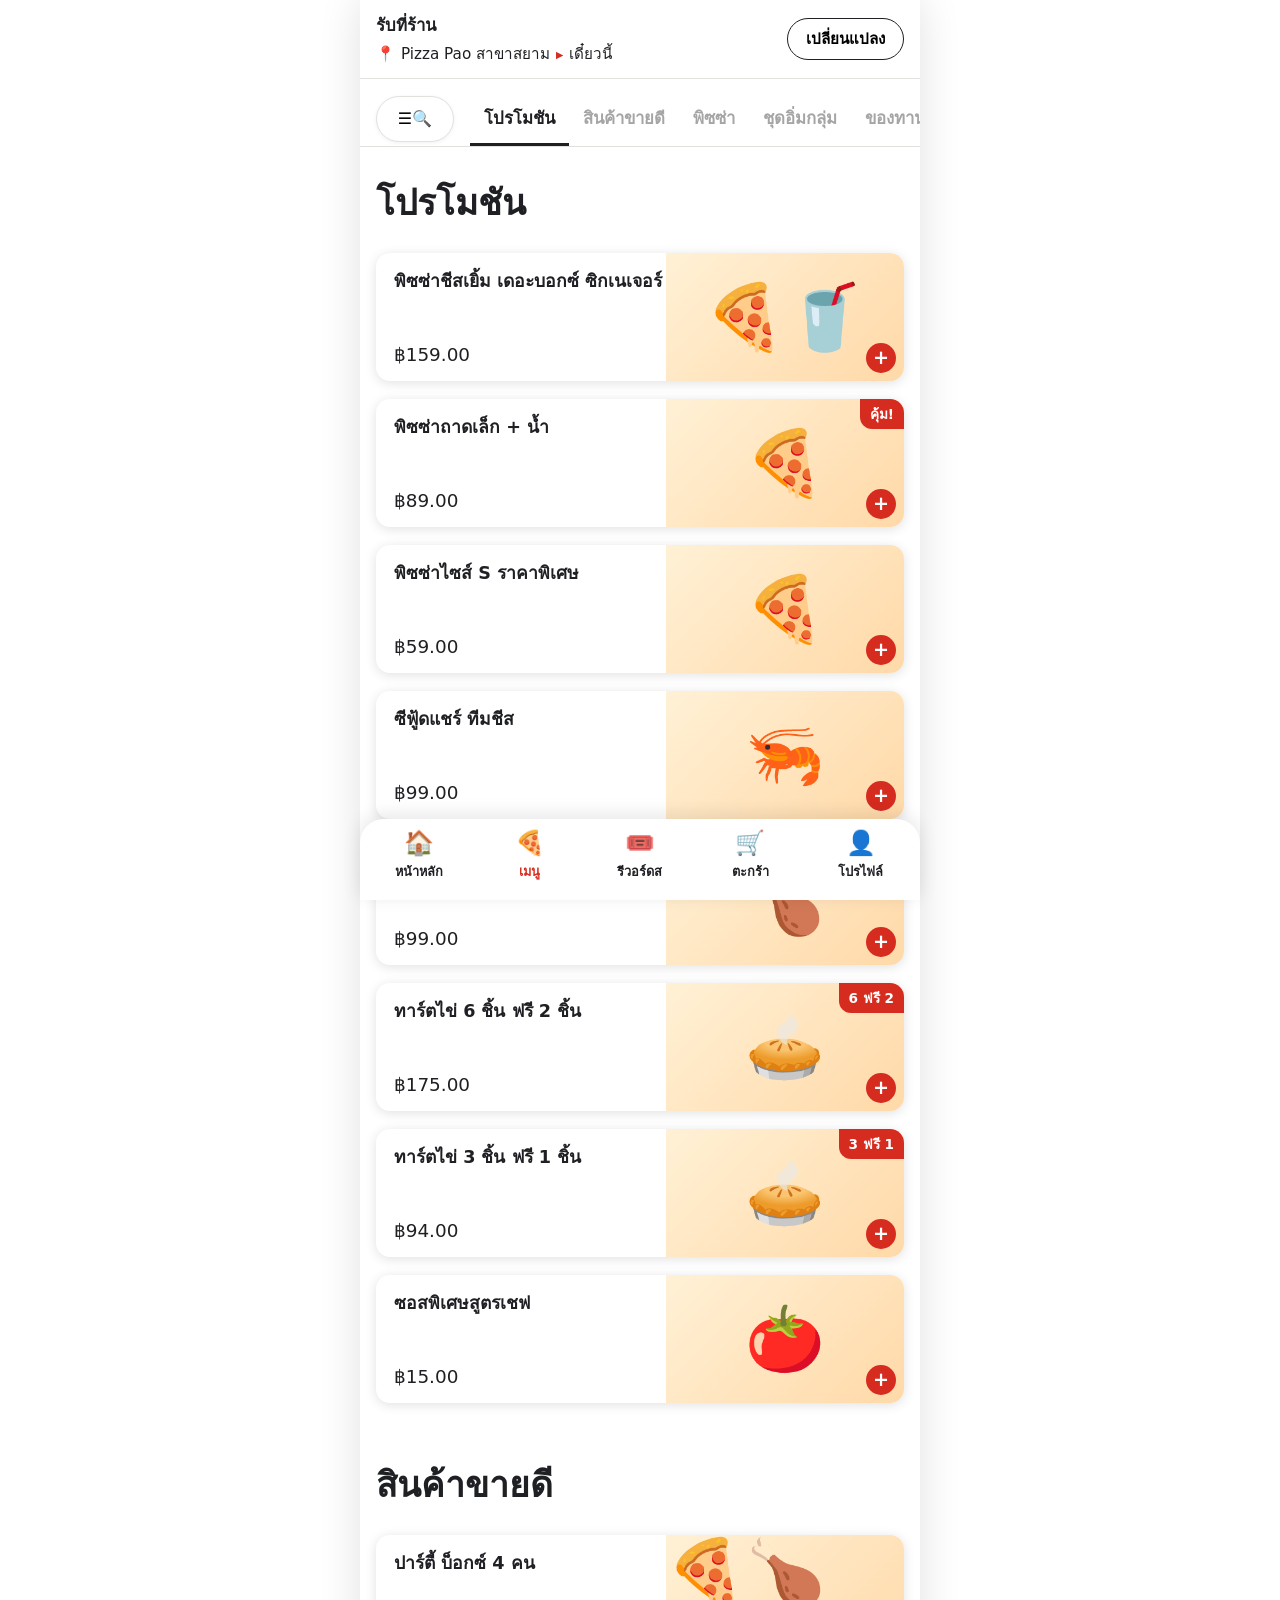
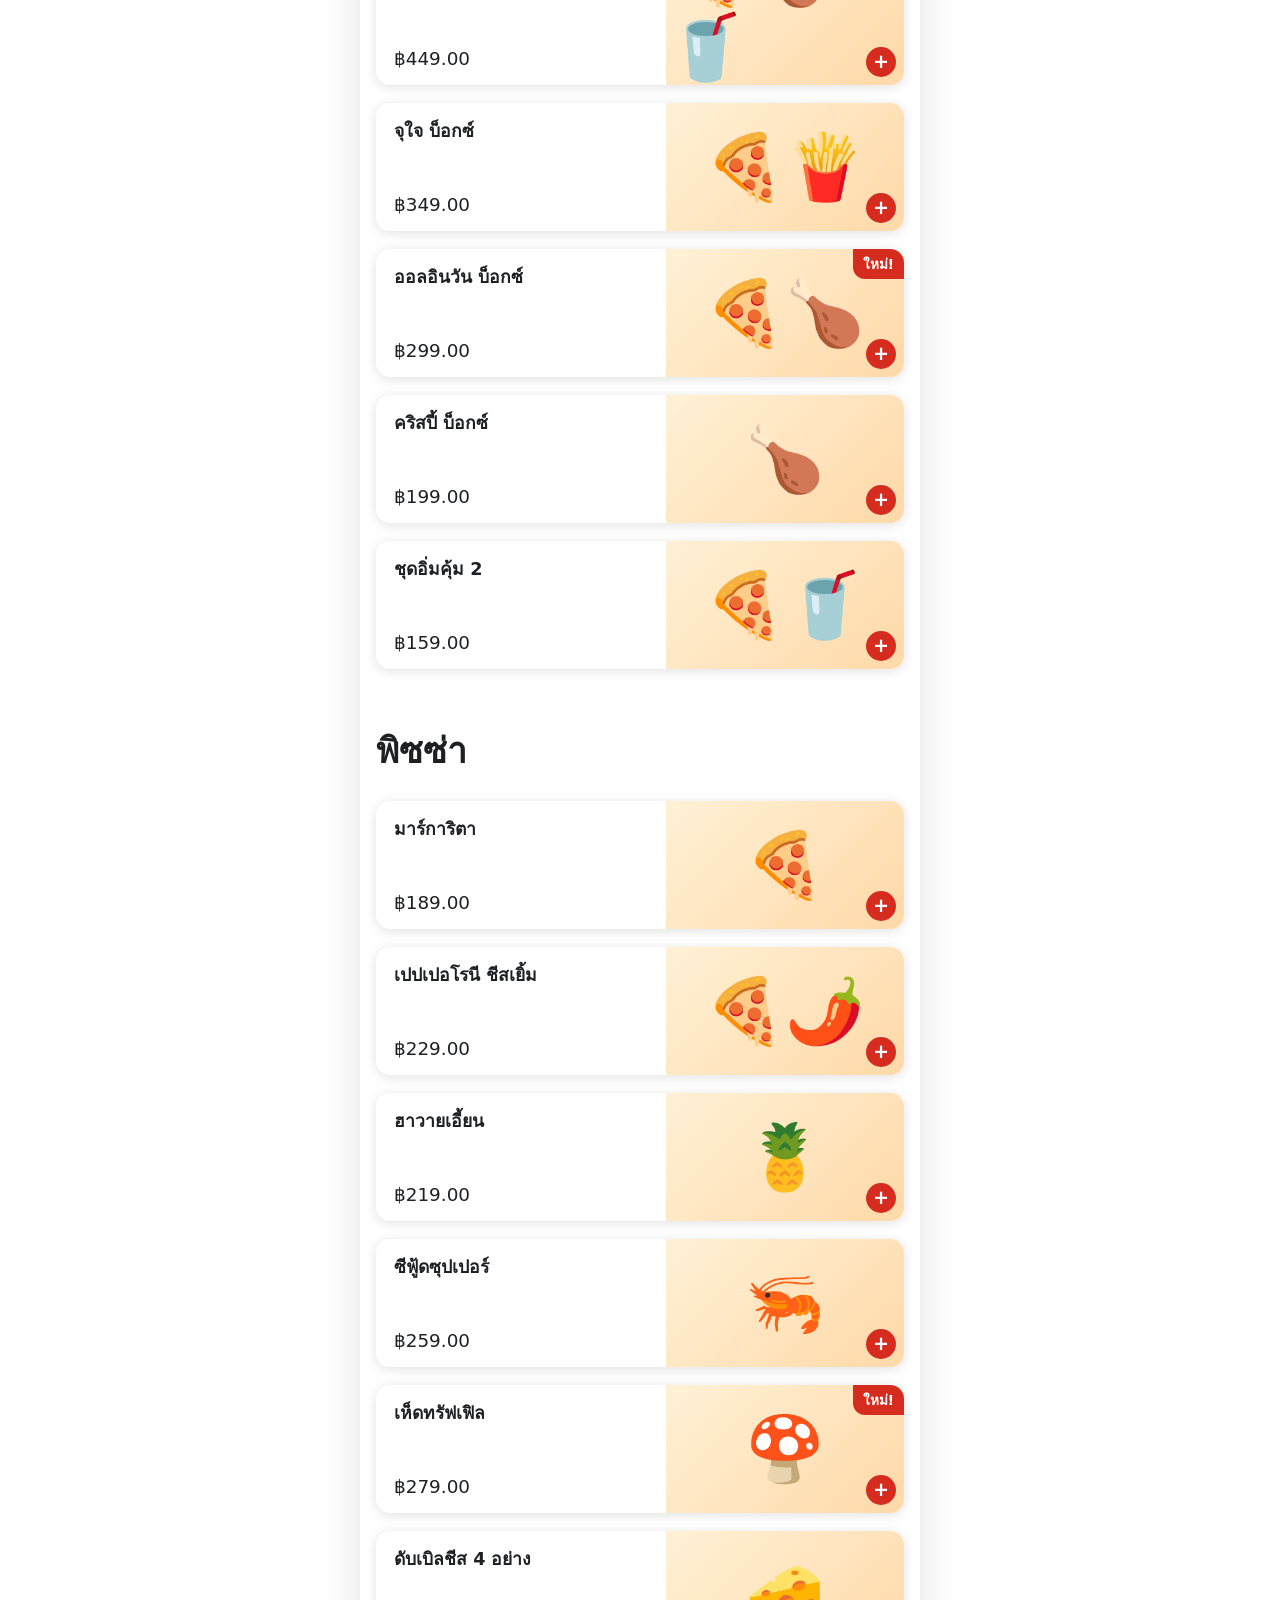
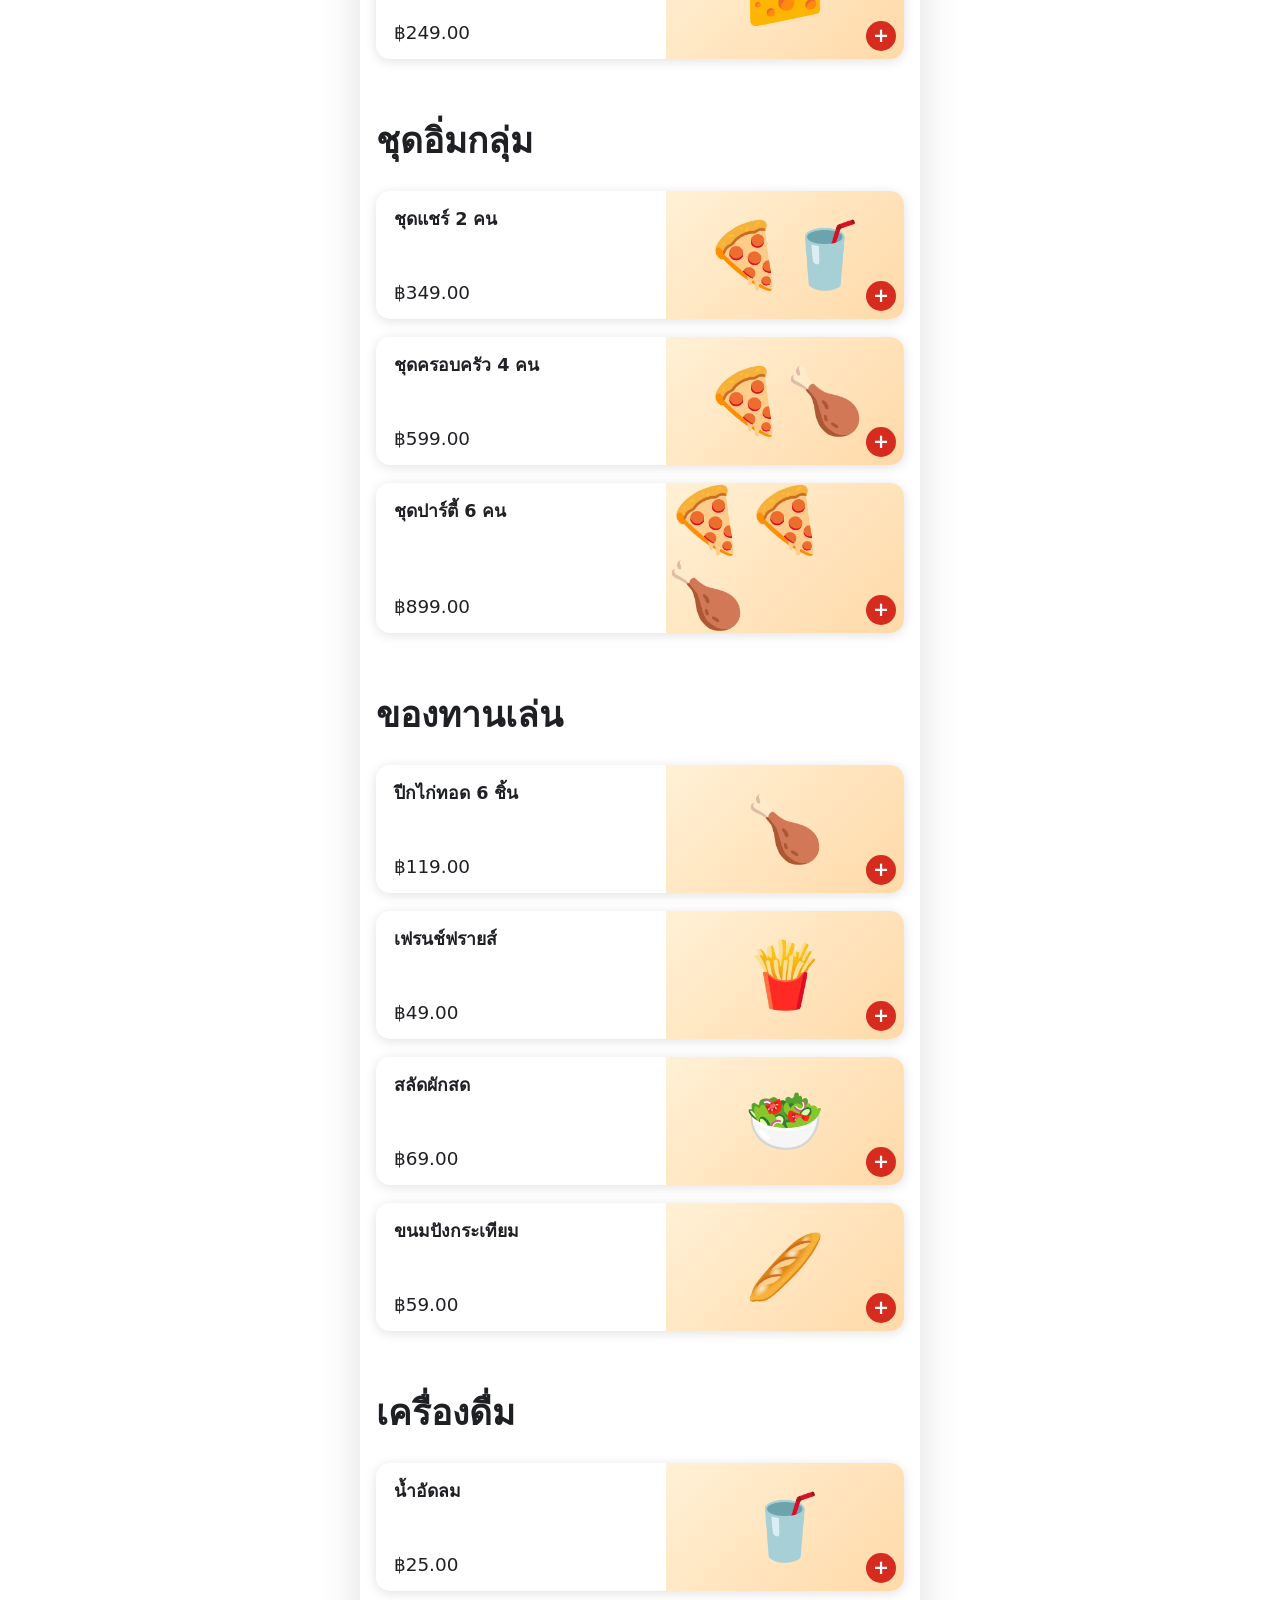
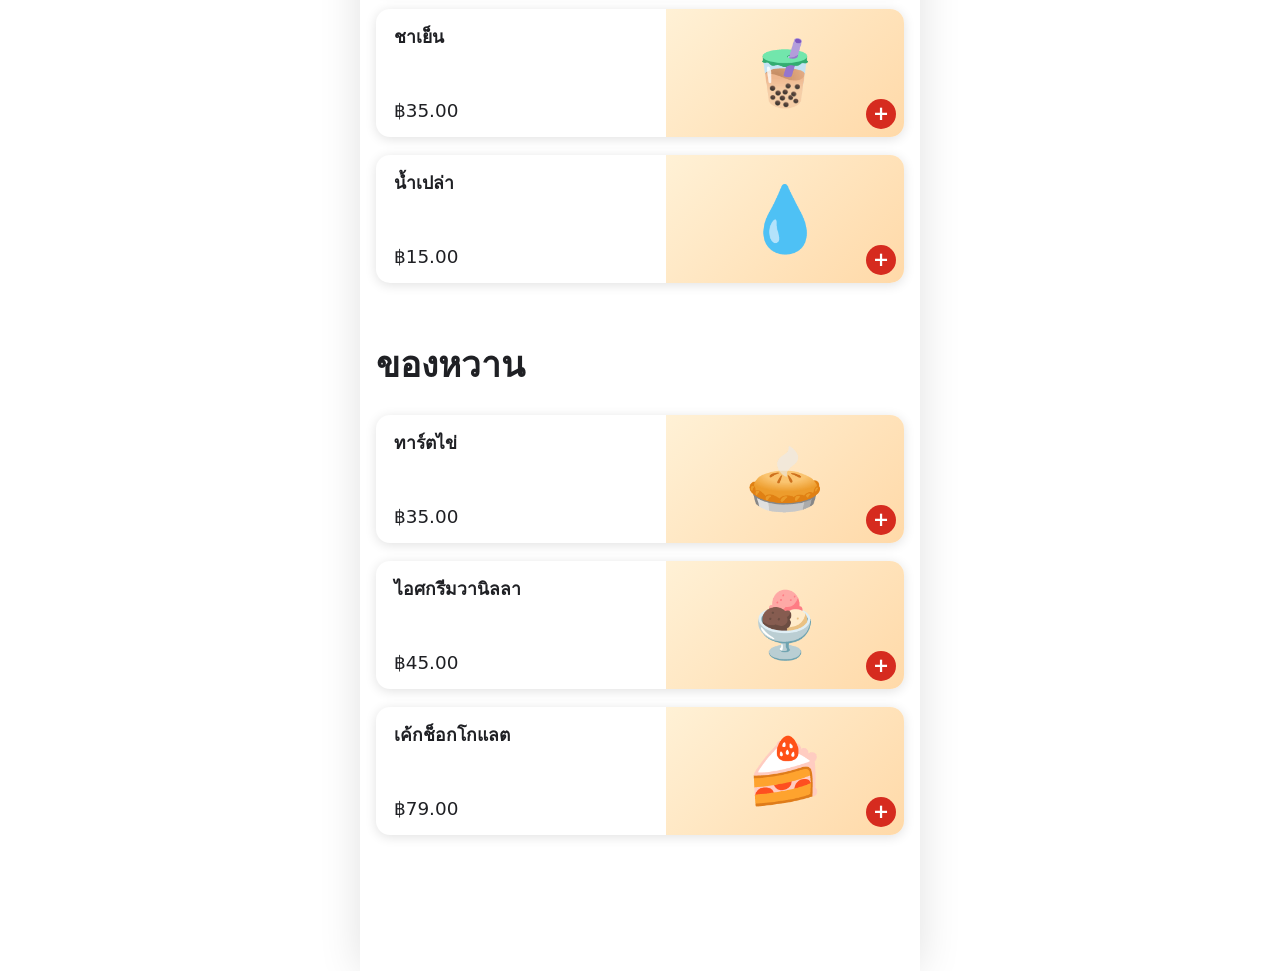
<file: menu.html>
<!DOCTYPE html>
<html lang="th">
<head>
  <meta charset="UTF-8">
  <meta name="viewport" content="width=device-width, initial-scale=1.0">
  <title>เมนู | Pizza Pao</title>
  <link rel="stylesheet" href="style.css">
  <link rel="stylesheet" href="menu.css">
</head>
<body class="menu-page">

  <!-- แถบเลือกร้าน -->
  <header class="store-bar" id="storeBar">
    <div class="store-info">
      <strong id="modeText">รับที่ร้าน</strong>
      <div class="store-line">
        <span class="pin">📍</span>
        <span id="storeText">Pizza Pao สาขาสยาม</span>
        <span class="arrow">▶</span>
        <span id="timeText">เดี๋ยวนี้</span>
      </div>
    </div>
    <button class="btn-outline" id="changeBtn">เปลี่ยนแปลง</button>
  </header>

  <!-- แถบหมวดหมู่ + ปุ่มค้นหา -->
  <div class="cat-bar" id="catBar">
    <div class="cat-row">
      <button class="search-btn" id="searchBtn" aria-label="ค้นหาเมนู">☰🔍</button>
      <nav class="cat-tabs" id="catTabs"></nav>
    </div>
    <div class="search-row" id="searchRow">
      <input type="search" id="searchInput" placeholder="ค้นหาชื่อเมนู เช่น เปปเปอโรนี" autocomplete="off">
      <button class="clear-btn" id="clearBtn" aria-label="ล้างคำค้นหา">✕</button>
    </div>
  </div>

  <main id="menuRoot"></main>

  <p class="no-result" id="noResult" hidden>ไม่พบเมนูที่ค้นหา 🍕</p>

  <button class="to-top" id="toTop" aria-label="กลับขึ้นด้านบน">⌃</button>

  <!-- แถบเมนูด้านล่าง -->
  <nav class="bottom-nav">
    <a href="index.html"><span>🏠</span>หน้าหลัก</a>
    <a href="menu.html" class="active"><span>🍕</span>เมนู</a>
    <a href="reward.html"><span>🎟️</span>รีวอร์ดส</a>
    <a href="cart.html" id="cartLink"><span>🛒<b class="badge" id="cartCount">0</b></span>ตะกร้า</a>
    <a href="profile.html"><span>👤</span>โปรไฟล์</a>
  </nav>

  <!-- หน้าต่างเปลี่ยนร้าน -->
  <div class="modal" id="modal" aria-hidden="true">
    <div class="modal-box">
      <h3>เลือกวิธีรับสินค้า</h3>
      <div class="seg">
        <button class="seg-btn active" data-mode="รับที่ร้าน">รับที่ร้าน</button>
        <button class="seg-btn" data-mode="เดลิเวอรี">เดลิเวอรี</button>
      </div>
      <label for="storeSelect">สาขา</label>
      <select id="storeSelect">
        <option>Pizza Pao สาขาสยาม</option>
        <option>Pizza Pao สาขาอารีย์</option>
        <option>Pizza Pao สาขาเซ็นทรัลลาดพร้าว</option>
        <option>Pizza Pao สาขาเชียงใหม่</option>
      </select>
      <label for="timeSelect">เวลา</label>
      <select id="timeSelect">
        <option>เดี๋ยวนี้</option>
        <option>อีก 30 นาที</option>
        <option>อีก 1 ชั่วโมง</option>
      </select>
      <div class="modal-actions">
        <button class="btn-outline" id="cancelBtn">ยกเลิก</button>
        <button class="btn-red" id="saveBtn">ยืนยัน</button>
      </div>
    </div>
  </div>

  <div class="toast" id="toast"></div>

  <script src="product-catalog.js"></script>
  <script src="menu.js"></script>
</body>
</html>
</file>
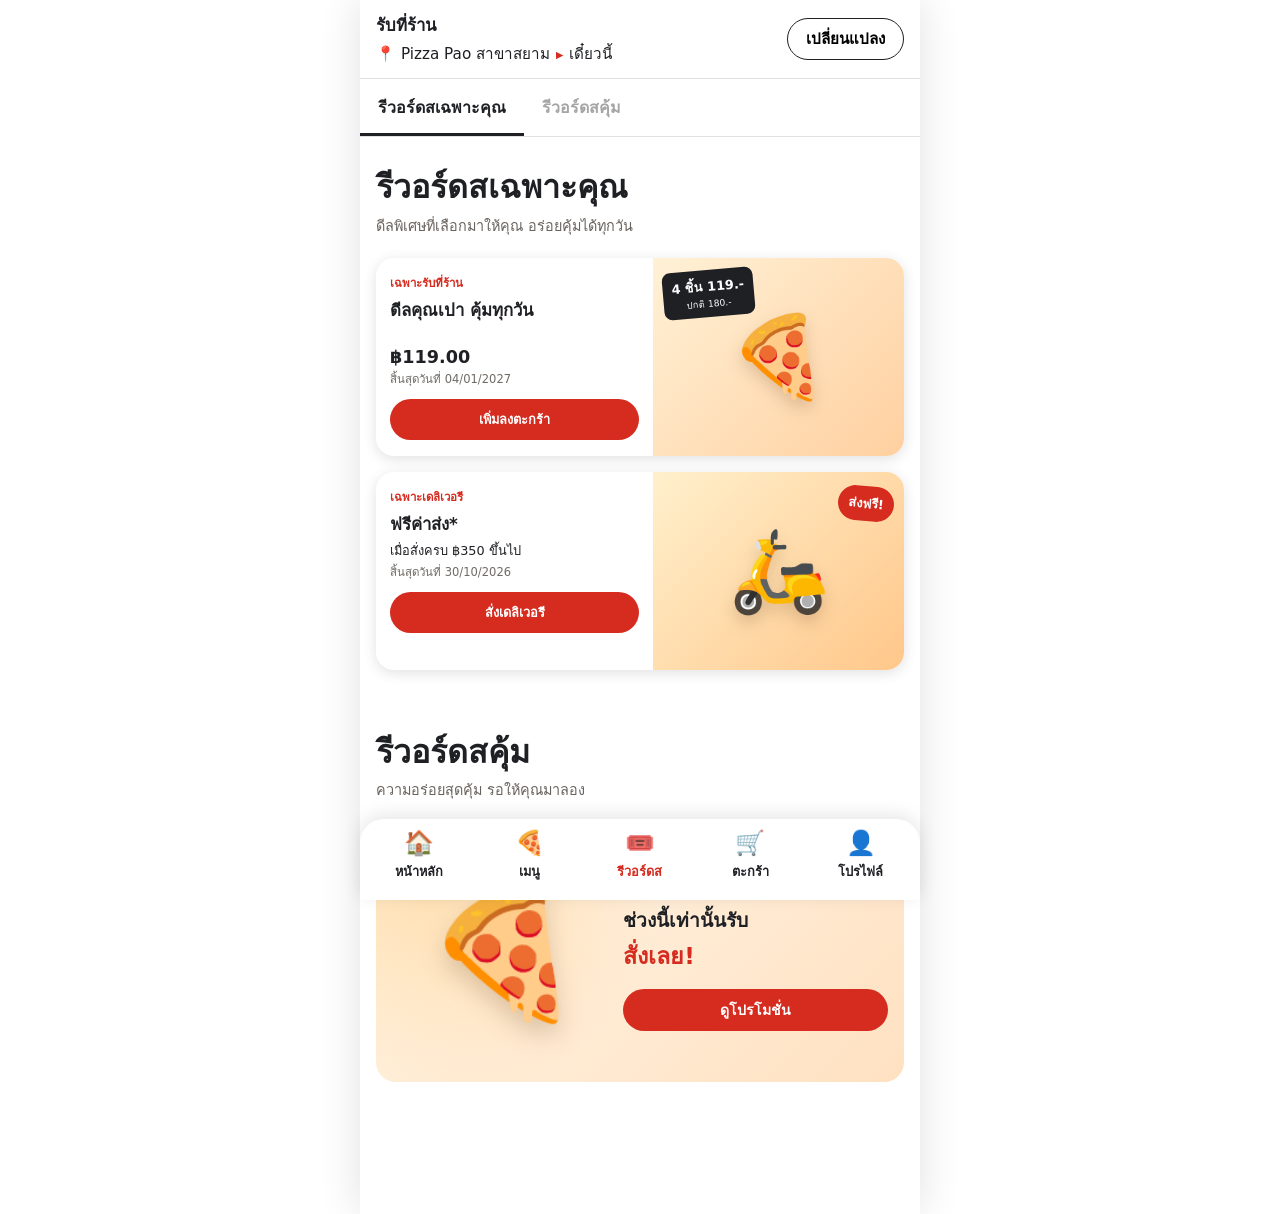
<file: reward.html>
<!DOCTYPE html>
<html lang="th">
<head>
  <meta charset="UTF-8">
  <meta name="viewport" content="width=device-width, initial-scale=1.0">
  <meta name="theme-color" content="#fff6e9">
  <title>รีวอร์ดส | Pizza Pao</title>
  <link rel="stylesheet" href="style.css">
  <link rel="stylesheet" href="reward.css">
</head>
<body class="reward-page">
  <header class="store-bar" id="storeBar">
    <div class="store-info">
      <strong id="modeText">รับที่ร้าน</strong>
      <div class="store-line">
        <span class="pin">📍</span>
        <span id="storeText">Pizza Pao สาขาสยาม</span>
        <span class="arrow">▶</span>
        <span id="timeText">เดี๋ยวนี้</span>
      </div>
    </div>
    <button class="btn-outline" id="changeBtn" type="button">เปลี่ยนแปลง</button>
  </header>

  <nav class="reward-tabs" id="rewardTabs" aria-label="หมวดรีวอร์ดส">
    <a class="reward-tab active" href="#for-you" data-section="for-you">รีวอร์ดสเฉพาะคุณ</a>
    <a class="reward-tab" href="#great-deals" data-section="great-deals">รีวอร์ดสคุ้ม</a>
  </nav>

  <main class="reward-main">
    <section class="reward-section" id="for-you" aria-labelledby="forYouTitle">
      <h1 id="forYouTitle">รีวอร์ดสเฉพาะคุณ</h1>
      <p class="section-intro">ดีลพิเศษที่เลือกมาให้คุณ อร่อยคุ้มได้ทุกวัน</p>

      <article class="reward-offer">
        <div class="offer-copy">
          <span class="offer-label">เฉพาะรับที่ร้าน</span>
          <h2>ดีลคุณเปา คุ้มทุกวัน</h2>
          <p class="offer-price">฿119.00</p>
          <p class="offer-expiry">สิ้นสุดวันที่ 04/01/2027</p>
          <button class="btn-red offer-button" type="button" data-add-item data-name="ดีลแอป 4 ชิ้น" data-price="119" data-emoji="🍕">เพิ่มลงตะกร้า</button>
        </div>
        <div class="offer-art offer-pizza" aria-hidden="true">
          <span class="offer-emoji">🍕</span>
          <span class="offer-ribbon">4 ชิ้น 119.-<small>ปกติ 180.-</small></span>
        </div>
      </article>

      <article class="reward-offer">
        <div class="offer-copy">
          <span class="offer-label">เฉพาะเดลิเวอรี</span>
          <h2>ฟรีค่าส่ง*</h2>
          <p class="offer-condition">เมื่อสั่งครบ ฿350 ขึ้นไป</p>
          <p class="offer-expiry">สิ้นสุดวันที่ 30/10/2026</p>
          <button class="btn-red offer-button" id="deliveryOffer" type="button">สั่งเดลิเวอรี</button>
        </div>
        <div class="offer-art offer-delivery" aria-hidden="true">
          <span class="offer-emoji">🛵</span>
          <span class="delivery-bubble">ส่งฟรี!</span>
        </div>
      </article>
    </section>

    <section class="reward-section great-deals-section" id="great-deals" aria-labelledby="greatDealsTitle">
      <h2 id="greatDealsTitle">รีวอร์ดสคุ้ม</h2>
      <p class="section-intro">ความอร่อยสุดคุ้ม รอให้คุณมาลอง</p>

      <article class="great-deal-card">
        <div class="great-deal-pizza" aria-hidden="true">🍕</div>
        <div class="great-deal-copy">
          <p>โปรโมทชันเฉพาะ<br>ช่วงนี้เท่านั้นรับ<br><strong>สั่งเลย!</strong></p>
          <a class="btn-red great-deal-menu" href="menu.html">ดูโปรโมชั่น</a>
        </div>
      </article>
    </section>
  </main>

  <nav class="bottom-nav" aria-label="เมนูหลัก">
    <a href="index.html"><span>🏠</span>หน้าหลัก</a>
    <a href="menu.html"><span>🍕</span>เมนู</a>
    <a href="reward.html" class="active" aria-current="page"><span>🎟️</span>รีวอร์ดส</a>
    <a href="cart.html" id="cartLink"><span>🛒<b class="badge" id="cartCount">0</b></span>ตะกร้า</a>
    <a href="profile.html"><span>👤</span>โปรไฟล์</a>
  </nav>

  <div class="modal" id="modal" aria-hidden="true">
    <div class="modal-box">
      <h3>เลือกวิธีรับสินค้า</h3>
      <div class="seg">
        <button class="seg-btn active" type="button" data-mode="รับที่ร้าน">รับที่ร้าน</button>
        <button class="seg-btn" type="button" data-mode="เดลิเวอรี">เดลิเวอรี</button>
      </div>
      <label for="storeSelect">สาขา</label>
      <select id="storeSelect">
        <option>Pizza Pao สาขาสยาม</option>
        <option>Pizza Pao สาขาอารีย์</option>
        <option>Pizza Pao สาขาเซ็นทรัลลาดพร้าว</option>
        <option>Pizza Pao สาขาเชียงใหม่</option>
      </select>
      <label for="timeSelect">เวลา</label>
      <select id="timeSelect">
        <option>เดี๋ยวนี้</option>
        <option>อีก 30 นาที</option>
        <option>อีก 1 ชั่วโมง</option>
      </select>
      <div class="modal-actions">
        <button class="btn-outline" id="cancelBtn" type="button">ยกเลิก</button>
        <button class="btn-red" id="saveBtn" type="button">ยืนยัน</button>
      </div>
    </div>
  </div>

  <div class="toast" id="toast" role="status" aria-live="polite"></div>
  <script src="product-catalog.js"></script>
  <script src="reward.js"></script>
</body>
</html>
</file>
<file: style.css>
:root {
  --red: #d62b1f;
  --red-dark: #b01f15;
  --cream: #fff6e9;
  --ink: #1f2024;
  --gray: #f7f6f4;
  --line: #e3e1de;
  --radius: 22px;
}

* { box-sizing: border-box; margin: 0; padding: 0; }

html { scroll-behavior: smooth; }

body {
  font-family: "Prompt", "Noto Sans Thai", "Sarabun", system-ui, sans-serif;
  background: var(--gray);
  color: var(--ink);
  max-width: 560px;
  margin: 0 auto;
  padding-bottom: 96px;
  min-height: 100vh;
}

button { font-family: inherit; cursor: pointer; border: none; }

/* ---------- แถบร้าน ---------- */
.store-bar {
  position: sticky;
  top: 0;
  z-index: 20;
  background: #fff;
  border-bottom: 1px solid var(--line);
  display: flex;
  justify-content: space-between;
  align-items: center;
  padding: 12px 16px;
  gap: 8px;
}
.store-info strong { font-size: 1.05rem; }
.store-line {
  display: flex;
  align-items: center;
  gap: 6px;
  margin-top: 4px;
  font-size: .95rem;
  white-space: nowrap;
}
#storeText {
  max-width: 150px;
  overflow: hidden;
  text-overflow: ellipsis;
}
.arrow { color: var(--red); font-size: .6rem; }

/* ---------- ปุ่ม ---------- */
.btn-red, .btn-dark, .btn-outline {
  border-radius: 999px;
  font-weight: 600;
  transition: transform .15s ease, background .2s ease;
}
.btn-red { background: var(--red); color: #fff; padding: 14px 40px; font-size: 1rem; }
.btn-red:hover { background: var(--red-dark); }
.btn-red.small { padding: 10px 18px; font-size: .9rem; margin-top: 12px; width: 100%; }
.btn-dark { background: var(--ink); color: #fff; padding: 14px 44px; font-size: 1rem; }
.rewards .btn-dark { display: inline-block; text-decoration: none; }
.btn-outline { background: #fff; border: 1.5px solid var(--ink); padding: 8px 18px; font-size: .95rem; }
.btn-red:active, .btn-dark:active, .btn-outline:active { transform: scale(.96); }

/* ---------- แบนเนอร์ ---------- */
.hero {
  position: relative;
  background: #1a0a0c;
  color: #fff;
  overflow: hidden;
}
.slides {
  display: flex;
  transition: transform .6s ease;
}
.slide {
  min-width: 100%;
  min-height: 420px;
  padding: 36px 24px 90px;
  display: flex;
  flex-direction: column;
  justify-content: space-between;
  position: relative;
}
.s1 { background: radial-gradient(circle at 80% 30%, #a3121f 0%, #2a070c 70%); }
.s2 { background: radial-gradient(circle at 80% 30%, #c4561a 0%, #2a0f07 70%); }
.s3 { background: radial-gradient(circle at 80% 30%, #1b6a8a 0%, #08202b 70%); }
.s4 { background: radial-gradient(circle at 80% 30%, #6a2a8a 0%, #1c0a2b 70%); }
.s5 { background: radial-gradient(circle at 80% 30%, #5a7a2a 0%, #14200a 70%); }

.slide-text { position: relative; z-index: 2; margin-top: auto; }
.price-tag { font-weight: 700; letter-spacing: .08em; font-size: 1.1rem; }
.slide h2 { font-size: 1.9rem; margin: 4px 0 18px; line-height: 1.25; }
.slide-emoji {
  position: absolute;
  top: 24px;
  right: 16px;
  font-size: 6.5rem;
  filter: drop-shadow(0 12px 16px rgba(0,0,0,.45));
  animation: float 4s ease-in-out infinite;
}
@keyframes float {
  0%, 100% { transform: translateY(0) rotate(-4deg); }
  50% { transform: translateY(-10px) rotate(4deg); }
}

.dots {
  position: absolute;
  bottom: 64px;
  left: 24px;
  display: flex;
  gap: 14px;
  z-index: 3;
}
.dot {
  width: 14px; height: 14px;
  border-radius: 50%;
  background: #cfcfcf;
  border: 2px solid transparent;
  padding: 0;
}
.dot.active { background: transparent; border-color: #fff; }

.hero-note {
  position: absolute;
  bottom: 12px;
  left: 24px;
  right: 24px;
  font-size: .75rem;
  line-height: 1.5;
  opacity: .85;
  z-index: 3;
}

/* ---------- โปรโมชั่น ---------- */
.promos { padding: 36px 16px 28px; }
.section-title { font-size: 2.2rem; margin-bottom: 20px; }
.promo-grid {
  display: grid;
  grid-template-columns: 1fr 1fr;
  gap: 14px;
}
.promo-card {
  background: var(--gray);
  border-radius: 18px;
  overflow: hidden;
  box-shadow: 0 2px 10px rgba(0,0,0,.06);
  background: #fff;
  display: flex;
  flex-direction: column;
}
.promo-img {
  position: relative;
  height: 170px;
  background: linear-gradient(135deg, #ffe7b8, #ffc78a);
  display: grid;
  place-items: center;
}
.promo-emoji { font-size: 4.5rem; }
.ribbon {
  position: absolute;
  top: 18px; right: 8px;
  background: var(--ink);
  color: #fff;
  font-weight: 800;
  font-size: 1.05rem;
  padding: 6px 12px;
  border-radius: 8px;
  display: flex;
  flex-direction: column;
  align-items: center;
  transform: rotate(-6deg);
}
.ribbon small { font-size: .6rem; font-weight: 400; opacity: .8; }
.channel {
  position: absolute;
  bottom: 6px; left: 8px;
  font-size: .65rem;
  background: rgba(255,255,255,.85);
  padding: 2px 8px;
  border-radius: 999px;
}
.promo-body { padding: 16px 14px 18px; display: flex; flex-direction: column; flex: 1; }
.promo-body h3 { font-size: 1.1rem; line-height: 1.35; }
.price { font-size: 1.1rem; margin: 6px 0; }
.tag { font-weight: 700; font-size: .85rem; margin: 4px 0 10px; }
.expire { font-size: .85rem; color: #555; margin-top: auto; }
.expire.push { margin-top: auto; }

/* ---------- สมัครสมาชิก ---------- */
.rewards {
  background: var(--red);
  color: #fff;
  text-align: center;
  padding: 48px 24px 0;
  overflow: hidden;
}
.eyebrow { letter-spacing: .08em; font-weight: 700; font-size: .95rem; }
.rewards h2 { font-size: 2rem; line-height: 1.35; margin: 18px 0; }
.sub { font-size: .95rem; line-height: 1.7; margin-bottom: 26px; }
.rewards-emoji {
  font-size: 11rem;
  line-height: 1;
  margin-top: 24px;
  margin-bottom: -30px;
  filter: drop-shadow(0 14px 18px rgba(0,0,0,.35));
}

/* ---------- เมนูล่าง ---------- */
.bottom-nav {
  position: fixed;
  bottom: 0;
  left: 50%;
  transform: translateX(-50%);
  width: 100%;
  max-width: 560px;
  background: #fff;
  border-radius: 24px 24px 0 0;
  box-shadow: 0 -4px 18px rgba(0,0,0,.1);
  display: flex;
  justify-content: space-around;
  padding: 10px 4px 18px;
  z-index: 30;
}
.bottom-nav a {
  text-decoration: none;
  color: var(--ink);
  font-size: .8rem;
  font-weight: 600;
  display: flex;
  flex-direction: column;
  align-items: center;
  gap: 4px;
  min-width: 64px;
}
.bottom-nav a span { font-size: 1.5rem; position: relative; }
.bottom-nav a.active { color: var(--red); }
.badge {
  position: absolute;
  top: -4px; right: -10px;
  background: var(--red);
  color: #fff;
  font-size: .65rem;
  min-width: 18px; height: 18px;
  border-radius: 999px;
  display: none;
  place-items: center;
  padding: 0 4px;
}
.badge.show { display: grid; }

/* ---------- หน้าต่าง Modal ---------- */
.modal {
  position: fixed;
  inset: 0;
  background: rgba(0,0,0,.5);
  display: none;
  align-items: flex-end;
  justify-content: center;
  z-index: 50;
}
.modal.open { display: flex; }
.modal-box {
  background: #fff;
  width: 100%;
  max-width: 560px;
  border-radius: 24px 24px 0 0;
  padding: 24px 20px 28px;
  animation: slideUp .3s ease;
}
@keyframes slideUp { from { transform: translateY(100%); } to { transform: none; } }
.modal-box h3 { margin-bottom: 16px; font-size: 1.3rem; }
.modal-box label { display: block; margin: 14px 0 6px; font-weight: 600; font-size: .9rem; }
.modal-box select {
  width: 100%;
  padding: 12px;
  border-radius: 12px;
  border: 1.5px solid var(--line);
  font-size: 1rem;
  font-family: inherit;
}
.seg { display: flex; background: var(--gray); border-radius: 999px; padding: 4px; }
.seg-btn { flex: 1; background: transparent; padding: 10px; border-radius: 999px; font-weight: 600; }
.seg-btn.active { background: var(--red); color: #fff; }
.modal-actions { display: flex; gap: 10px; margin-top: 22px; }
.modal-actions button { flex: 1; padding: 12px; }

/* ---------- Toast ---------- */
.toast {
  position: fixed;
  bottom: 110px;
  left: 50%;
  transform: translate(-50%, 20px);
  background: var(--ink);
  color: #fff;
  padding: 12px 20px;
  border-radius: 999px;
  font-size: .9rem;
  opacity: 0;
  pointer-events: none;
  transition: all .3s ease;
  z-index: 60;
  white-space: nowrap;
}
.toast.show { opacity: 1; transform: translate(-50%, 0); }

/* ---------- จอใหญ่ ---------- */
@media (min-width: 700px) {
  body { box-shadow: 0 0 40px rgba(0,0,0,.12); }
}
</file>
<file: menu.css>
/* ===== หน้าเมนู ===== */
.menu-page { padding-bottom: 110px; background: #fff; }

/* แถบร้านและแถบหมวดหมู่ติดบนจอ */
.menu-page .store-bar { position: sticky; top: 0; z-index: 40; }

.cat-bar {
  position: sticky;
  top: var(--store-h, 72px);
  z-index: 35;
  background: #fff;
  border-bottom: 1px solid var(--line);
}
.cat-row {
  display: flex;
  align-items: center;
  gap: 8px;
  padding: 12px 0 0 16px;
}
.search-btn {
  flex: 0 0 auto;
  height: 46px;
  min-width: 78px;
  padding: 0 14px;
  border-radius: 999px;
  background: #fff;
  border: 1.5px solid var(--line);
  font-size: 1rem;
  box-shadow: 0 1px 4px rgba(0,0,0,.06);
}
.search-btn.open { background: var(--ink); color: #fff; }

.cat-tabs {
  display: flex;
  overflow-x: auto;
  scrollbar-width: none;
  flex: 1;
  padding-left: 8px;
}
.cat-tabs::-webkit-scrollbar { display: none; }
.cat-tab {
  flex: 0 0 auto;
  background: none;
  padding: 14px 14px 12px;
  font-size: 1.05rem;
  font-weight: 600;
  color: #a5a5a5;
  border-bottom: 3px solid transparent;
  white-space: nowrap;
  transition: color .2s;
}
.cat-tab.active { color: var(--ink); border-bottom-color: var(--ink); }

/* ช่องค้นหา (เลื่อนลงมาเมื่อกดปุ่ม) */
.search-row {
  display: none;
  align-items: center;
  gap: 8px;
  padding: 10px 16px 12px;
}
.search-row.open { display: flex; }
.search-row input {
  flex: 1;
  padding: 12px 16px;
  border-radius: 999px;
  border: 1.5px solid var(--line);
  font-size: 1rem;
  font-family: inherit;
  background: var(--gray);
}
.search-row input:focus { outline: 2px solid var(--red); background: #fff; }
.clear-btn {
  width: 38px; height: 38px;
  border-radius: 50%;
  background: var(--gray);
  font-size: 1rem;
}

/* หมวดสินค้า */
.menu-section {
  padding: 28px 16px 8px;
  scroll-margin-top: 150px;
}
.menu-section h2 { font-size: 2.2rem; margin-bottom: 22px; }

.menu-card {
  display: flex;
  justify-content: space-between;
  align-items: stretch;
  background: #fff;
  border-radius: 14px;
  box-shadow: 0 2px 12px rgba(0,0,0,.12);
  margin-bottom: 18px;
  overflow: hidden;
  min-height: 128px;
  cursor: pointer;
  transition: transform .15s ease;
}
.menu-card:active { transform: scale(.98); }
.menu-info {
  padding: 16px 0 16px 18px;
  display: flex;
  flex-direction: column;
  justify-content: space-between;
  flex: 1;
}
.menu-name { font-size: 1.1rem; font-weight: 600; line-height: 1.4; }
.menu-price { font-size: 1.15rem; }
.menu-img {
  position: relative;
  flex: 0 0 45%;
  display: grid;
  place-items: center;
  font-size: 4rem;
  background: linear-gradient(135deg, #fff1d6, #ffd9a8);
}
.menu-badge {
  position: absolute;
  top: 0; right: 0;
  background: var(--red);
  color: #fff;
  font-weight: 800;
  font-size: .85rem;
  padding: 4px 10px;
  border-radius: 0 0 0 12px;
}
.add-hint {
  position: absolute;
  bottom: 8px; right: 8px;
  width: 30px; height: 30px;
  border-radius: 50%;
  background: var(--red);
  color: #fff;
  font-size: 1.2rem;
  line-height: 30px;
  text-align: center;
  font-weight: 700;
}

.menu-card.hidden, .menu-section.hidden { display: none; }
.no-result { text-align: center; padding: 60px 20px; color: #777; font-size: 1.1rem; }

/* ปุ่มกลับขึ้นบน */
.to-top {
  position: fixed;
  right: max(16px, calc(50% - 264px));
  bottom: 120px;
  width: 64px; height: 64px;
  border-radius: 50%;
  background: #fff;
  box-shadow: 0 3px 14px rgba(0,0,0,.2);
  font-size: 1.8rem;
  font-weight: 700;
  z-index: 45;
  opacity: 0;
  pointer-events: none;
  transform: translateY(10px);
  transition: all .25s ease;
}
.to-top.show { opacity: 1; pointer-events: auto; transform: none; }
</file>
<file: reward.css>
.reward-page {
  padding-bottom: 110px;
  background: #fff;
}

.reward-page .store-bar { position: sticky; top: 0; z-index: 40; }

.reward-tabs {
  position: sticky;
  top: var(--store-h, 72px);
  z-index: 35;
  display: flex;
  overflow-x: auto;
  background: #fff;
  border-bottom: 1px solid var(--line);
  scrollbar-width: none;
}

.reward-tabs::-webkit-scrollbar { display: none; }

.reward-tab {
  flex: 0 0 auto;
  padding: 16px 18px 13px;
  border-bottom: 3px solid transparent;
  color: #a5a5a5;
  font-size: 1rem;
  font-weight: 600;
  text-decoration: none;
  white-space: nowrap;
}

.reward-tab.active { border-bottom-color: var(--ink); color: var(--ink); }

.reward-section {
  padding: 30px 16px 22px;
  scroll-margin-top: 135px;
}

.reward-section h1,
.reward-section h2 {
  font-size: 2rem;
  line-height: 1.3;
}

.section-intro {
  margin: 6px 0 20px;
  color: #69635e;
  font-size: .9rem;
  line-height: 1.6;
}

.reward-offer {
  display: grid;
  grid-template-columns: 1.05fr .95fr;
  min-height: 198px;
  margin-bottom: 16px;
  overflow: hidden;
  border-radius: 18px;
  background: #fff;
  box-shadow: 0 3px 14px rgba(0, 0, 0, .12);
}

.offer-copy {
  display: flex;
  flex-direction: column;
  align-items: flex-start;
  padding: 16px 14px;
}

.offer-label {
  color: var(--red);
  font-size: .72rem;
  font-weight: 700;
}

.offer-copy h2 {
  margin-top: 7px;
  font-size: 1.05rem;
  line-height: 1.4;
}

.offer-price { margin-top: auto; font-size: 1.1rem; font-weight: 700; }
.offer-condition { margin-top: 5px; font-size: .8rem; line-height: 1.5; }
.offer-expiry { margin-top: 4px; color: #716b66; font-size: .72rem; line-height: 1.4; }
.offer-button { width: 100%; margin-top: 12px; padding: 10px 9px; font-size: .8rem; }

.offer-art {
  position: relative;
  display: grid;
  min-height: 198px;
  place-items: center;
  overflow: hidden;
  background: linear-gradient(135deg, #fff1d6, #ffd0a0);
}

.offer-emoji {
  font-size: 5rem;
  filter: drop-shadow(0 8px 8px rgba(83, 43, 15, .18));
}

.offer-ribbon {
  position: absolute;
  top: 12px;
  left: 10px;
  display: flex;
  flex-direction: column;
  align-items: center;
  padding: 6px 9px;
  transform: rotate(-5deg);
  border-radius: 8px;
  background: var(--ink);
  color: #fff;
  font-size: .8rem;
  font-weight: 700;
}

.offer-ribbon small { font-size: .57rem; font-weight: 400; }
.offer-delivery { background: linear-gradient(135deg, #fff0cc, #ffc78a); }

.delivery-bubble {
  position: absolute;
  top: 14px;
  right: 10px;
  padding: 7px 10px;
  transform: rotate(5deg);
  border-radius: 999px;
  background: var(--red);
  color: #fff;
  font-size: .8rem;
  font-weight: 700;
}

.great-deals-section { padding-top: 24px; }

.great-deal-card {
  display: grid;
  grid-template-columns: .9fr 1.1fr;
  align-items: center;
  min-height: 260px;
  padding: 20px 16px;
  overflow: hidden;
  border-radius: 20px;
  background:
    radial-gradient(circle at 10% 20%, rgba(255, 219, 164, .8), transparent 45%),
    linear-gradient(135deg, #fff6e9, #ffe1c1);
}

.great-deal-pizza {
  display: grid;
  width: 100%;
  min-height: 180px;
  place-items: center;
  font-size: clamp(5rem, 24vw, 8rem);
  filter: drop-shadow(0 12px 12px rgba(83, 43, 15, .2));
}

.great-deal-copy { padding-left: 8px; }
.great-deal-copy p { font-size: 1.2rem; font-weight: 600; line-height: 1.65; }
.great-deal-copy strong { color: var(--red); font-size: 1.45rem; }

.great-deal-menu {
  display: block;
  margin-top: 14px;
  padding: 10px 14px;
  text-align: center;
  text-decoration: none;
  font-size: .88rem;
}

.great-deal-link {
  display: block;
  margin-top: 12px;
  color: var(--ink);
  font-size: .85rem;
  font-weight: 600;
  text-align: center;
  text-decoration: underline;
  text-underline-offset: 3px;
}

@media (max-width: 380px) {
  .reward-tab { padding-inline: 14px; font-size: .9rem; }
  .reward-section { padding-inline: 12px; }
  .reward-section h1, .reward-section h2 { font-size: 1.75rem; }
  .reward-offer { grid-template-columns: 1fr .82fr; min-height: 190px; }
  .offer-copy { padding: 13px 10px; }
  .offer-copy h2 { font-size: .95rem; }
  .offer-art { min-height: 190px; }
  .offer-emoji { font-size: 4.2rem; }
  .great-deal-card { grid-template-columns: .8fr 1.2fr; padding: 16px 10px; }
  .great-deal-pizza { font-size: 5rem; }
  .great-deal-copy p { font-size: 1.05rem; }
}
</file>
